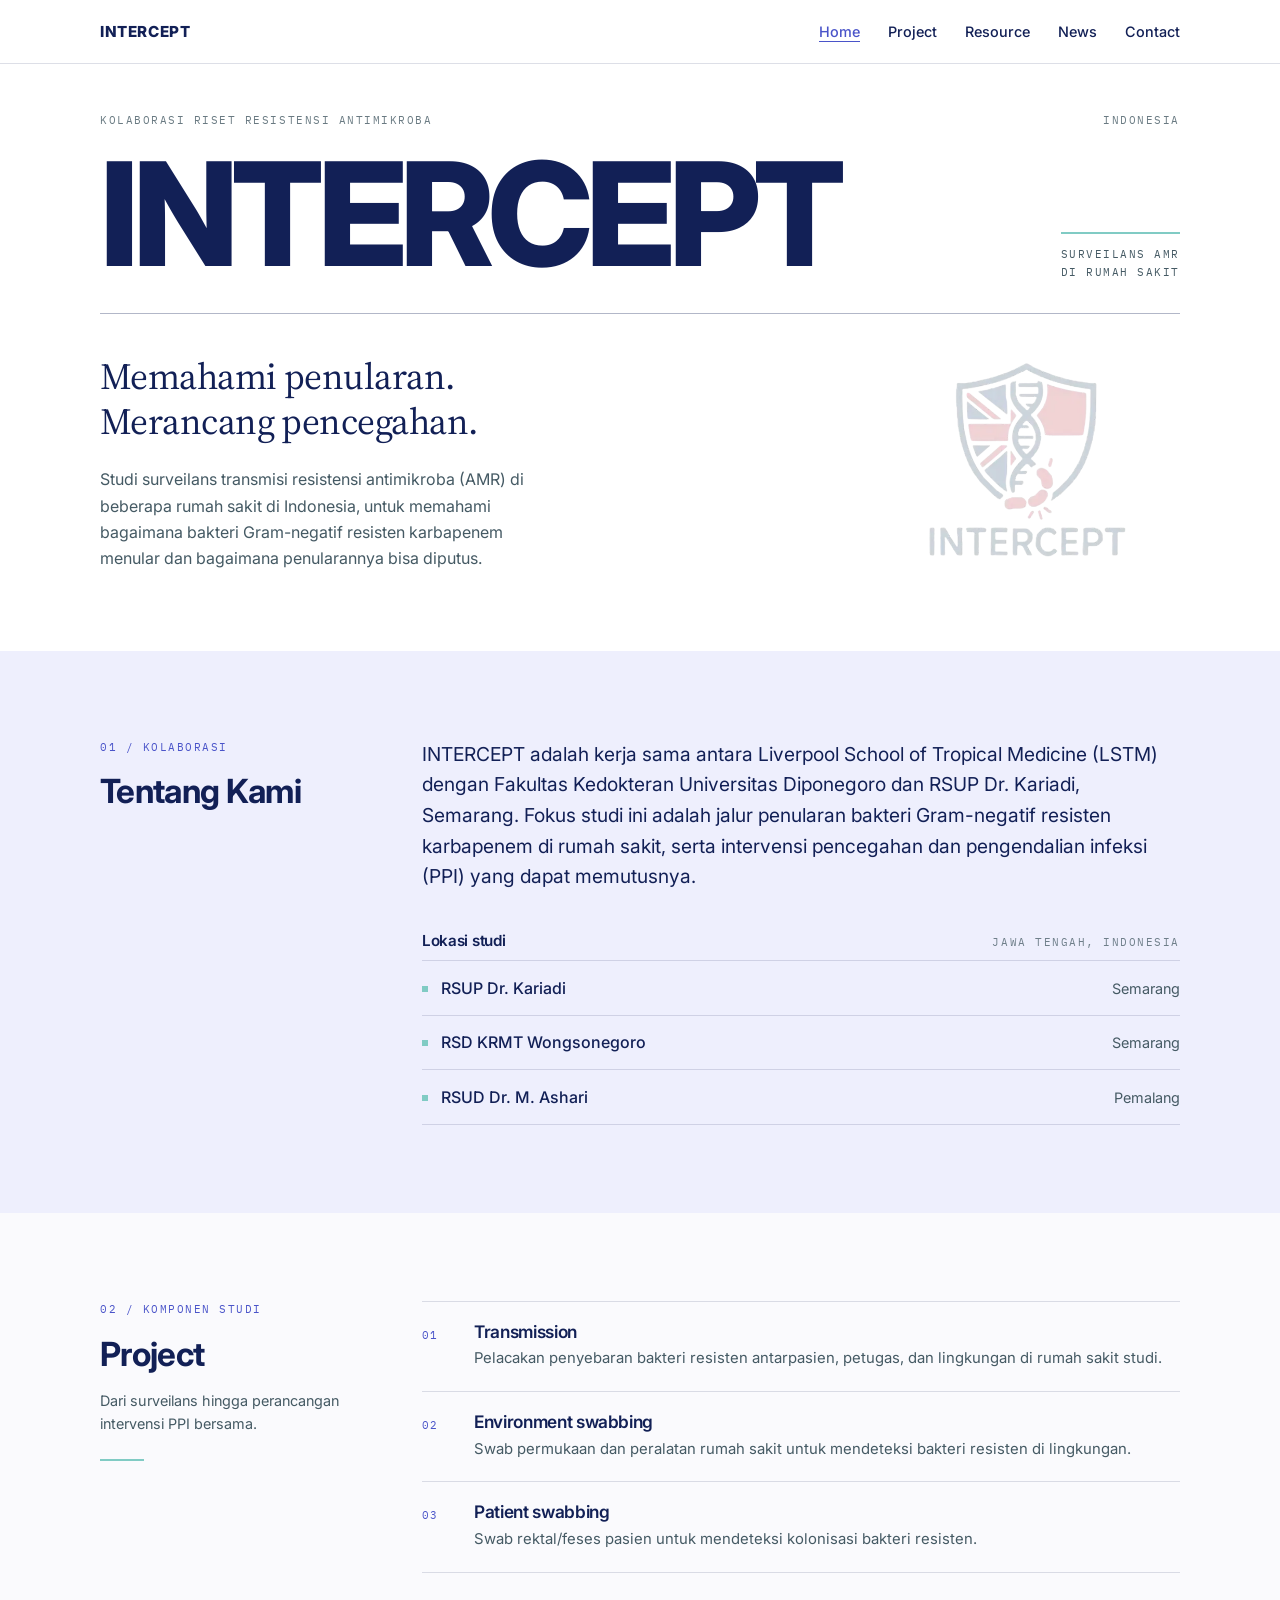
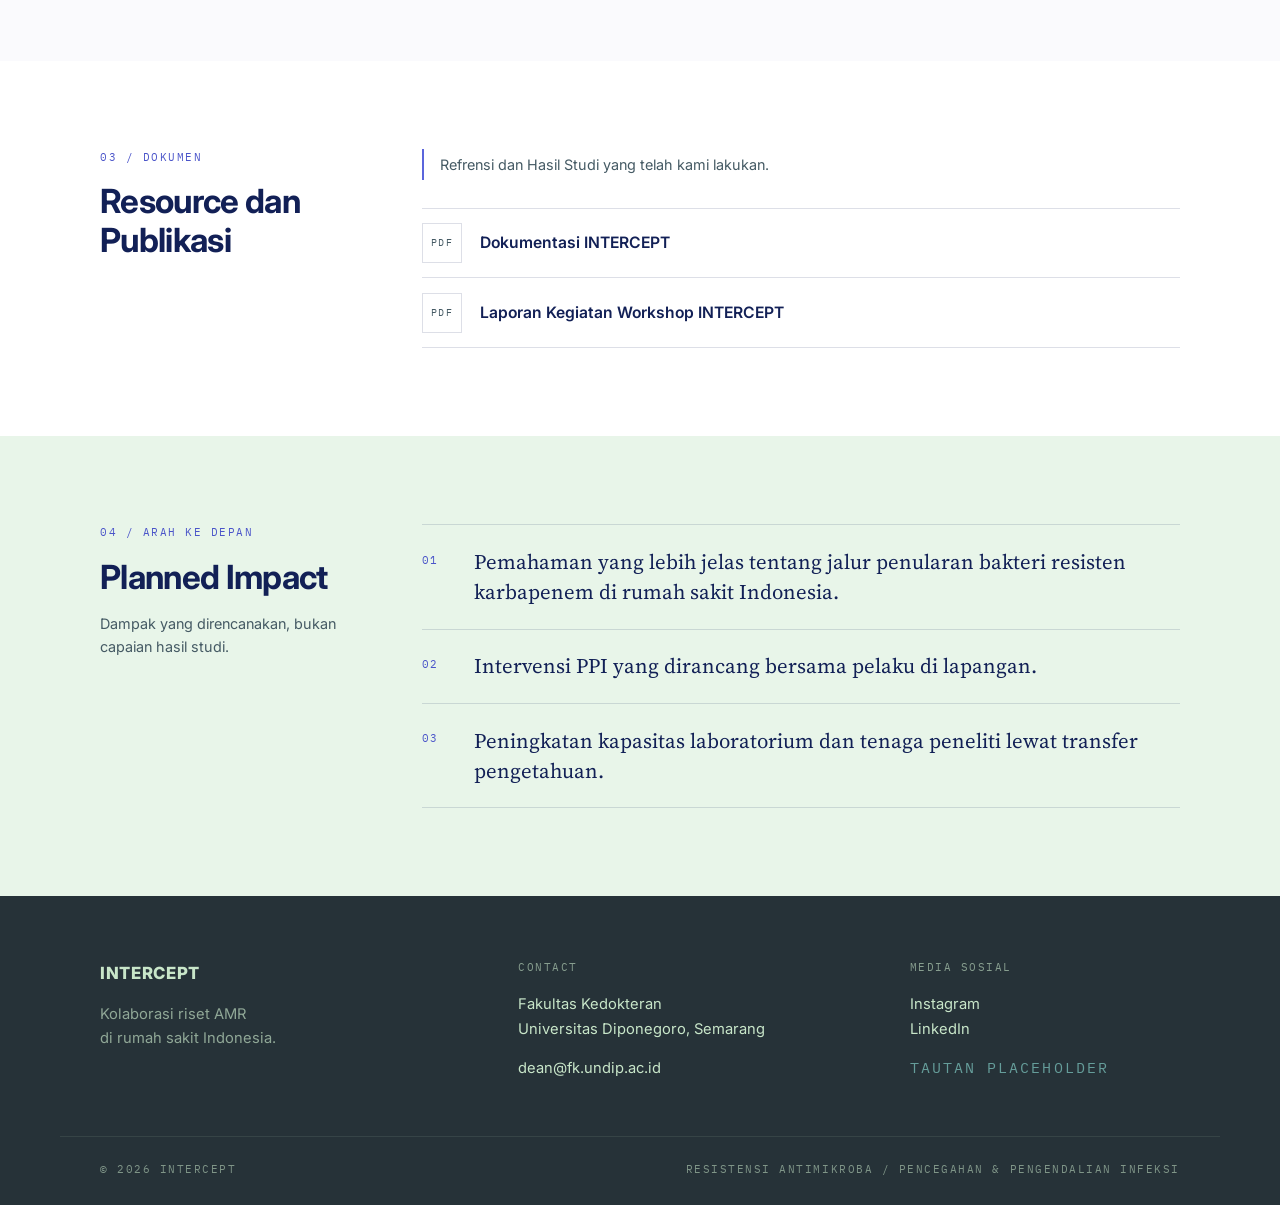
<file: index.html>
<!DOCTYPE html>
<html lang="id">
<head>
  <!-- Bagian head: info untuk browser, tidak tampil di halaman -->
  <meta charset="UTF-8">
  <!-- viewport: supaya halaman menyesuaikan lebar layar HP -->
  <meta name="viewport" content="width=device-width, initial-scale=1.0">
  <title>INTERCEPT</title>
  <meta name="description" content="Studi surveilans transmisi resistensi antimikroba (AMR) multi-situs di Indonesia.">

  <!-- Font dari Google Fonts:
       Inter        -> teks dan judul sans
       Source Serif -> judul serif (hero dan planned impact)
       IBM Plex Mono -> label kecil huruf kapital -->
  <link rel="preconnect" href="https://fonts.googleapis.com">
  <link rel="preconnect" href="https://fonts.gstatic.com" crossorigin>
  <link href="https://fonts.googleapis.com/css2?family=IBM+Plex+Mono:wght@400;500&family=Inter:wght@400;500;600;700;800&family=Source+Serif+4:opsz,wght@8..60,400;8..60,600&display=swap" rel="stylesheet">

  <!-- File CSS: warna dan tata letak -->
  <link rel="stylesheet" href="css/style.css">

  <!--Icon-->
  <link rel="icon" href="assets/img/logo.png" type="image/svg+xml">
  <link rel="apple-touch-icon" href="assets/img/logo.png">
</head>
<body>

  <!-- 1. NAV BAR
       Tiap link mengarah ke id section di bawah (tanda #).
       News dibuat halaman sendiri (news.html), jadi tidak ada section kosong di landing page.
       aria-current="page" menandai menu yang sedang aktif (diberi garis bawah lewat CSS). -->
  <header class="site-header">
    <nav class="nav container" aria-label="Menu utama">
      <a href="#home" class="brand">INTERCEPT</a>
      <ul class="nav-links">
        <li><a href="#home" aria-current="page">Home</a></li>
        <li><a href="#project">Project</a></li>
        <li><a href="#resource">Resource</a></li>
        <li><a href="news.html">News</a></li>
        <li><a href="#kontak">Contact</a></li>
      </ul>
    </nav>
  </header>

  <main>

    <!-- 2. HERO
         Baris label kecil, nama besar, lalu dua kolom: teks pembuka dan diagram. -->
    <section id="home" class="hero">
      <div class="container">

        <div class="hero-meta">
          <span>Kolaborasi riset resistensi antimikroba</span>
          <span>Indonesia</span>
        </div>

        <div class="hero-mark">
          <h1 class="wordmark">INTERCEPT</h1>
          <p class="hero-kicker">Surveilans AMR<br>di rumah sakit</p>
        </div>

        <div class="hero-grid">
          <div class="hero-intro">
            <h2 class="display">Memahami penularan.<br>Merancang pencegahan.</h2>
            <p class="lead">
              Studi surveilans transmisi resistensi antimikroba (AMR) di beberapa rumah
              sakit di Indonesia, untuk memahami bagaimana bakteri Gram-negatif resisten
              karbapenem menular dan bagaimana penularannya bisa diputus.
            </p>
          </div>

          <!-- Diagram konseptual. Bingkai dan label dibuat dengan HTML + CSS,
               gambar di tengah dengan SVG supaya tetap tajam di layar apa pun. -->
          <figure class="hero-logo">
          <img data-photo="logo2.webp" alt="Logo INTERCEPT" width="288.5" height="216">
          </figure>
        </div>

      </div>
    </section>

    <!-- 3. TENTANG KAMI
         Dua kolom: judul di kiri, isi di kanan. Di HP keduanya bertumpuk.
         Foto ditaruh di assets/photo/ dan dipanggil lewat data-photo. -->
    <section id="profil" class="section section-lavender">
      <div class="container grid-2col">

        <div class="col-label">
          <p class="index-label">01 / Kolaborasi</p>
          <h2>Tentang Kami</h2>
        </div>

        <div class="col-content">
          <p class="big-text">
            INTERCEPT adalah kerja sama antara Liverpool School of Tropical Medicine (LSTM)
            dengan Fakultas Kedokteran Universitas Diponegoro dan RSUP Dr. Kariadi, Semarang.
            Fokus studi ini adalah jalur penularan bakteri Gram-negatif resisten karbapenem
            di rumah sakit, serta intervensi pencegahan dan pengendalian infeksi (PPI)
            yang dapat memutusnya.
          </p>

          <div class="table-head">
            <h3>Lokasi studi</h3>
            <span class="meta-label">Jawa Tengah, Indonesia</span>
          </div>
          <ul class="site-list">
            <li><span class="site-name">RSUP Dr. Kariadi</span><span class="site-city">Semarang</span></li>
            <li><span class="site-name">RSD KRMT Wongsonegoro</span><span class="site-city">Semarang</span></li>
            <li><span class="site-name">RSUD Dr. M. Ashari</span><span class="site-city">Pemalang</span></li>
          </ul>

          <!-- Contoh foto (aktifkan kalau file sudah ada di assets/photo/):
          <img data-photo="kegiatan-1.webp" alt="Kegiatan lapangan INTERCEPT" class="content-photo">
          -->
        </div>

      </div>
    </section>

    <!-- 4. PROJECT / KOMPONEN STUDI
         Daftar bernomor, bukan kartu. Nomor 01, 02, dst. ditulis manual.
         Nanti bisa dibuat dari data/project.json lewat JavaScript. -->
    <section id="project" class="section">
      <div class="container grid-2col">

        <div class="col-label">
          <p class="index-label">02 / Komponen studi</p>
          <h2>Project</h2>
          <p class="note">Dari surveilans hingga perancangan intervensi PPI bersama.</p>
          <span class="rule" aria-hidden="true"></span>
        </div>

        <div class="col-content">
          <ol class="item-list">
            <li>
              <span class="item-num">01</span>
              <div>
                <h3>Transmission</h3>
                <p>Pelacakan penyebaran bakteri resisten antarpasien, petugas, dan lingkungan di rumah sakit studi.</p>
              </div>
            </li>
            <li>
              <span class="item-num">02</span>
              <div>
                <h3>Environment swabbing</h3>
                <p>Swab permukaan dan peralatan rumah sakit untuk mendeteksi bakteri resisten di lingkungan.</p>
              </div>
            </li>
            <li>
              <span class="item-num">03</span>
              <div>
                <h3>Patient swabbing</h3>
                <p>Swab rektal/feses pasien untuk mendeteksi kolonisasi bakteri resisten.</p>
              </div>
            </li>
          </ol>
        </div>

      </div>
    </section>

    <!-- 5. RESOURCE / PUBLIKASI
         File PDF ditaruh di assets/file/ dan dipanggil lewat data-file (tulis nama file saja).
         Link luar tetap pakai href biasa.
         Blok .notice dan tanda "Placeholder" dipakai selama isinya masih contoh.
         Hapus keduanya kalau daftar sudah berisi dokumen asli. -->
    <section id="resource" class="section section-white">
      <div class="container grid-2col">

        <div class="col-label">
          <p class="index-label">03 / Dokumen</p>
          <h2>Resource dan Publikasi</h2>
        </div>

        <div class="col-content">
          <p class="notice">
            Refrensi dan Hasil Studi yang telah kami lakukan.
          </p>

          <ul class="resource-list">
            <li>
              <a data-file="Dokumentasi_Intercept.pdf" class="resource-item">
                <span class="resource-type">PDF</span>
                <span class="resource-text">
                  <span class="resource-title">Dokumentasi INTERCEPT</span>
                </span>
              </a>
            </li>
            <li>
              <a data-file="Laporan_Kegiatan_FGD_Workshop_INTERCEPT.pdf" class="resource-item">
                <span class="resource-type">PDF</span>
                <span class="resource-text">
                  <span class="resource-title">Laporan Kegiatan Workshop INTERCEPT</span>
                </span>
              </a>
            </li>
            <!--
            <li>
              <a href="https://example.org" target="_blank" rel="noopener" class="resource-item">
                <span class="resource-type">URL</span>
                <span class="resource-text">
                  <span class="resource-title">Judul paper atau dataset</span>
                  <span class="resource-path">https://example.org</span>
                </span>
                <span class="resource-tag">Placeholder</span>
              </a>
            </li>
            -->
          </ul>
        </div>

      </div>
    </section>

    <!-- 6. PLANNED IMPACT
         Teks di bawah ini draf, sesuaikan dengan versi resmi. -->
    <section id="impact" class="section section-mint">
      <div class="container grid-2col">

        <div class="col-label">
          <p class="index-label">04 / Arah ke depan</p>
          <h2>Planned Impact</h2>
          <p class="note">Dampak yang direncanakan, bukan capaian hasil studi.</p>
        </div>

        <div class="col-content">
          <ol class="impact-list">
            <li>
              <span class="item-num">01</span>
              <p>Pemahaman yang lebih jelas tentang jalur penularan bakteri resisten karbapenem di rumah sakit Indonesia.</p>
            </li>
            <li>
              <span class="item-num">02</span>
              <p>Intervensi PPI yang dirancang bersama pelaku di lapangan.</p>
            </li>
            <li>
              <span class="item-num">03</span>
              <p>Peningkatan kapasitas laboratorium dan tenaga peneliti lewat transfer pengetahuan.</p>
            </li>
          </ol>
        </div>

      </div>
    </section>

  </main>

  <!-- 7. FOOTER
       Kontak, institusi, sosial media, logo mitra. Isi di bawah masih placeholder. -->
  <footer id="kontak" class="site-footer">
    <div class="container footer-grid">

      <div>
        <a href="#home" class="brand brand-light">INTERCEPT</a>
        <p class="footer-note">Kolaborasi riset AMR<br>di rumah sakit Indonesia.</p>
      </div>

      <div>
        <h2>Contact</h2>
        <p>Fakultas Kedokteran<br>Universitas Diponegoro, Semarang</p>
        <p class="footer-mail">
          <a href="dean@fk.undip.ac.id">dean@fk.undip.ac.id</a>
        </p>
      </div>

      <div>
        <h2>Media sosial</h2>
        <p>
          <a href="#">Instagram</a><br>
          <a href="#">LinkedIn</a>
        </p>
        <p class="footer-tag footer-tag-plain">Tautan placeholder</p>
      </div>

    </div>

    <!-- Logo mitra:
    <div class="container partner-logos">
      <img data-photo="logo-lstm.webp" alt="Logo LSTM">
      <img data-photo="logo-undip.webp" alt="Logo Undip">
    </div>
    -->

    <div class="container footer-bottom">
      <span>&copy; 2026 INTERCEPT</span>
      <span>Resistensi antimikroba / Pencegahan &amp; pengendalian infeksi</span>
    </div>
  </footer>

  <!-- JS: mengubah data-photo dan data-file menjadi path assets/photo/... dan assets/file/... -->
  <script src="js/main.js" defer></script>

</body>
</html>
</file>
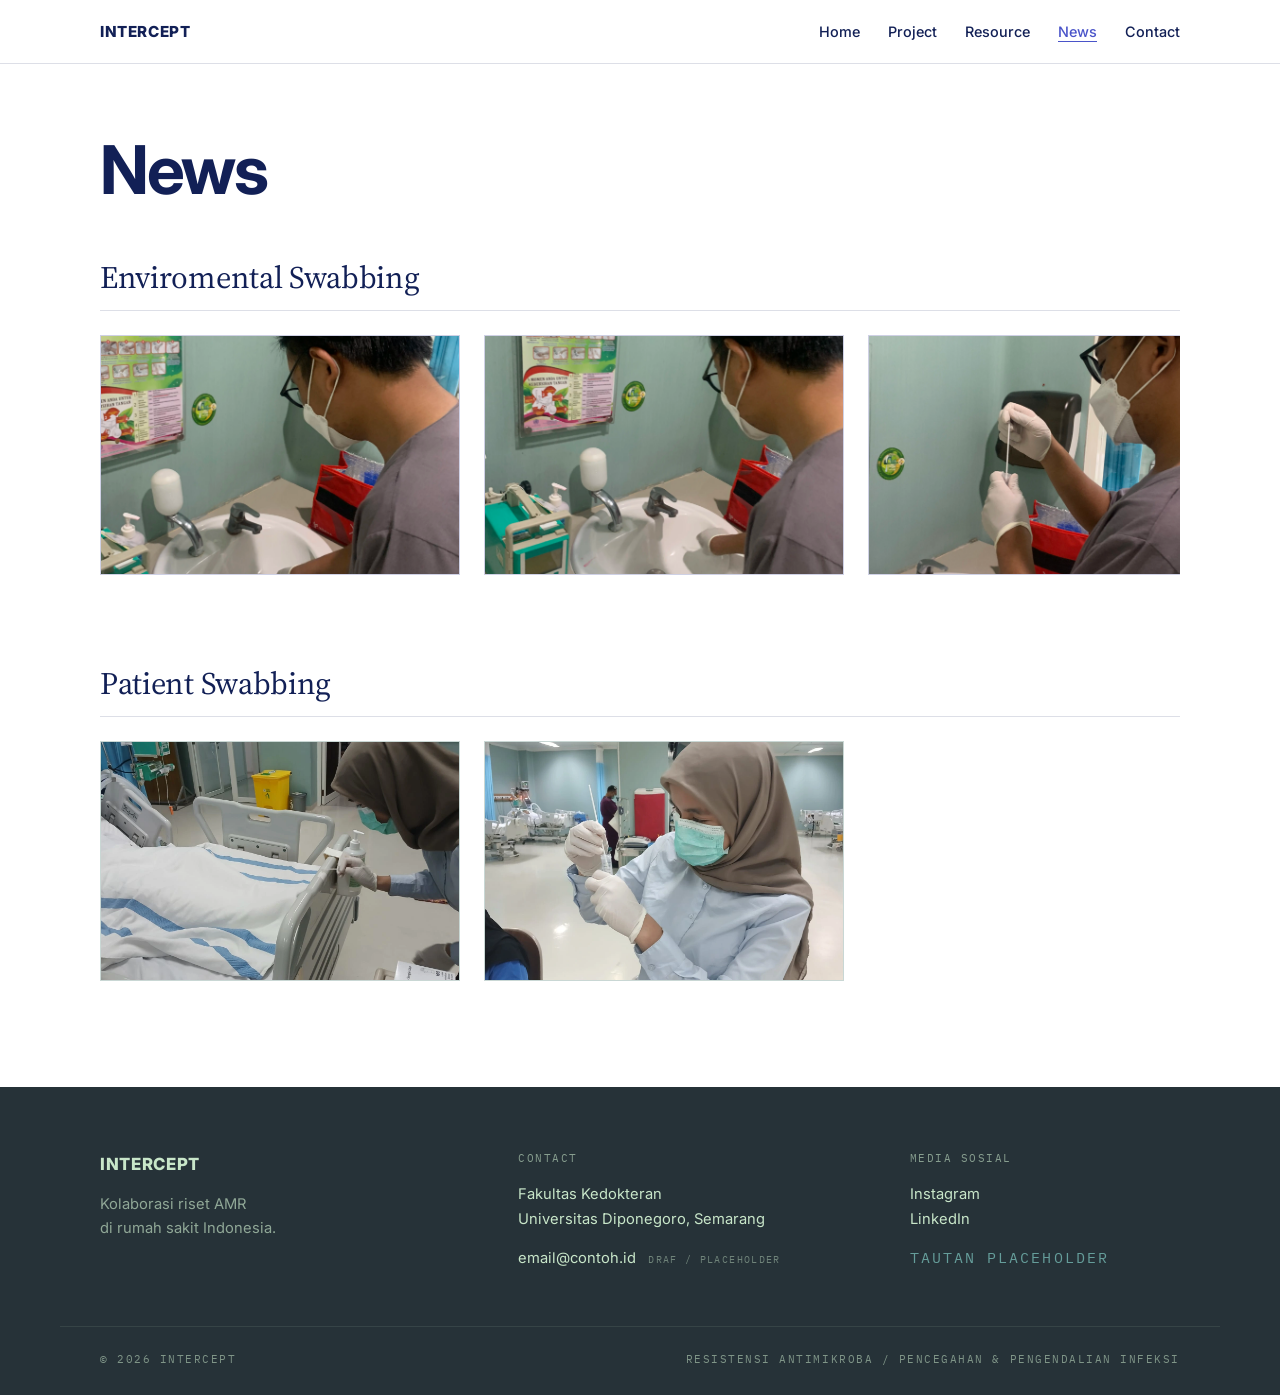
<file: news.html>
<!DOCTYPE html>
<html lang="id">
<head>
  <!-- Bagian head: sama seperti index.html -->
  <meta charset="UTF-8">
  <meta name="viewport" content="width=device-width, initial-scale=1.0">
  <title>News | INTERCEPT</title>
  <meta name="description" content="Dokumentasi kegiatan INTERCEPT.">

  <link rel="preconnect" href="https://fonts.googleapis.com">
  <link rel="preconnect" href="https://fonts.gstatic.com" crossorigin>
  <link href="https://fonts.googleapis.com/css2?family=IBM+Plex+Mono:wght@400;500&family=Inter:wght@400;500;600;700;800&family=Source+Serif+4:opsz,wght@8..60,400;8..60,600&display=swap" rel="stylesheet">

  <link rel="stylesheet" href="css/style.css">
</head>
<body>

  <!-- NAV BAR
       Di halaman ini link ke section landing page harus ditulis lengkap
       (index.html#project), karena #project tidak ada di news.html.
       aria-current="page" menandai menu yang sedang aktif. -->
  <header class="site-header">
    <nav class="nav container" aria-label="Menu utama">
      <a href="index.html" class="brand">INTERCEPT</a>
      <ul class="nav-links">
        <li><a href="index.html">Home</a></li>
        <li><a href="index.html#project">Project</a></li>
        <li><a href="index.html#resource">Resource</a></li>
        <li><a href="news.html" aria-current="page">News</a></li>
        <li><a href="#kontak">Contact</a></li>
      </ul>
    </nav>
  </header>

  <main>
    <section class="section section-white news-page">
      <div class="container">

        <h1 class="page-title">News</h1>

        <!-- Isi bagian ini dibuat oleh js/news.js dari data/news.json.
             Teks "Memuat..." ditimpa begitu data selesai dimuat. -->
        <div id="news-list" class="news-list" aria-live="polite">
          <p class="news-status">Memuat kegiatan...</p>
        </div>

        <!-- Hanya tampil kalau JavaScript dimatikan di browser -->
        <noscript>
          <p class="news-status">Halaman ini memerlukan JavaScript untuk menampilkan daftar kegiatan.</p>
        </noscript>

      </div>
    </section>
  </main>

  <!-- FOOTER (sama dengan index.html, isi masih placeholder) -->
  <footer id="kontak" class="site-footer">
    <div class="container footer-grid">

      <div>
        <a href="index.html" class="brand brand-light">INTERCEPT</a>
        <p class="footer-note">Kolaborasi riset AMR<br>di rumah sakit Indonesia.</p>
      </div>

      <div>
        <h2>Contact</h2>
        <p>Fakultas Kedokteran<br>Universitas Diponegoro, Semarang</p>
        <p class="footer-mail">
          <a href="mailto:email@contoh.id">email@contoh.id</a>
          <span class="footer-tag">Draf / Placeholder</span>
        </p>
      </div>

      <div>
        <h2>Media sosial</h2>
        <p>
          <a href="#">Instagram</a><br>
          <a href="#">LinkedIn</a>
        </p>
        <p class="footer-tag footer-tag-plain">Tautan placeholder</p>
      </div>

    </div>

    <div class="container footer-bottom">
      <span>&copy; 2026 INTERCEPT</span>
      <span>Resistensi antimikroba / Pencegahan &amp; pengendalian infeksi</span>
    </div>
  </footer>

  <!-- URUTAN PENTING: main.js dulu, baru news.js.
       news.js memakai fungsi assetPath() yang ada di main.js.
       Dengan "defer", urutan penulisan di sini yang dipakai. -->
  <script src="js/main.js" defer></script>
  <script src="js/news.js" defer></script>

</body>
</html>
</file>
<file: css/style.css>
/* ==========================================================
   INTERCEPT — gaya editorial
   Garis tipis, banyak ruang kosong, tanpa bayangan dan sudut membulat.
   Tiga jenis huruf: sans untuk teks, serif untuk judul besar,
   mono huruf kapital untuk label kecil.
   ========================================================== */

:root {
  /* --- Biru --- */
  --navy:        #122056;  /* judul, nama situs, teks tebal */
  --biru:        #5B65DC;  /* palang diagram, garis aksen besar */
  --biru-teks:   #4A54C9;  /* versi lebih gelap dari --biru, khusus label kecil
                              agar tetap terbaca di latar terang */
  --lavender:    #EEEFFD;  /* latar section Tentang Kami */
  --latar:       #FAFAFD;  /* latar halaman */
  --putih:       #FFFFFF;

  /* --- Hijau --- */
  --mint:        #E8F5E9;  /* latar section Planned Impact */
  --hijau-muda:  #C8E6C9;  /* teks di footer */
  --teal:        #80CBC4;  /* garis dan titik dekoratif, jangan untuk teks di latar terang */
  --slate:       #455A64;  /* paragraf */
  --gelap:       #263238;  /* latar footer */

  /* --- Garis --- */
  --garis:       rgba(18, 32, 86, 0.14);   /* garis tipis di latar terang */
  --garis-tebal: rgba(18, 32, 86, 0.32);   /* garis pembatas utama */
  --garis-gelap: rgba(200, 230, 201, 0.18);/* garis di footer */

  /* --- Ukuran --- */
  --lebar-maks:  1160px;
  --gutter:      2.5rem;

  /* --- Huruf --- */
  --sans:  "Inter", system-ui, -apple-system, "Segoe UI", Roboto, Arial, sans-serif;
  --serif: "Source Serif 4", Georgia, "Times New Roman", serif;
  --mono:  "IBM Plex Mono", ui-monospace, "SFMono-Regular", Consolas, monospace;
}

/* ---------- Reset dan dasar ---------- */
*, *::before, *::after { box-sizing: border-box; }

html {
  scroll-behavior: smooth;        /* klik menu navbar meluncur halus */
  scroll-padding-top: 90px;       /* supaya judul tidak tertutup navbar yang menempel */
}

body {
  margin: 0;
  font-family: var(--sans);
  font-size: 1rem;
  line-height: 1.65;
  color: var(--slate);
  background: var(--latar);
  -webkit-font-smoothing: antialiased;
}

h1, h2, h3 {
  color: var(--navy);
  margin: 0;
  line-height: 1.15;
  letter-spacing: -0.02em;
}

p { margin: 0 0 1em; }
p:last-child { margin-bottom: 0; }

a { color: var(--biru-teks); }

img { max-width: 100%; height: auto; display: block; }

ul, ol { list-style: none; margin: 0; padding: 0; }

/* Pembungkus isi agar lebar konten tidak melebihi batas */
.container {
  width: 100%;
  max-width: var(--lebar-maks);
  margin: 0 auto;
  padding: 0 var(--gutter);
}

/* ==========================================================
   LABEL KECIL (mono, huruf kapital)
   Dipakai di banyak tempat: meta hero, nomor section, tag.
   ========================================================== */
.index-label,
.meta-label,
.hero-meta,
.diagram-meta,
.diagram-foot,
.resource-type,
.resource-tag,
.footer-tag,
.footer-bottom,
.site-footer h2 {
  font-family: var(--mono);
  font-size: 0.68rem;
  font-weight: 400;
  letter-spacing: 0.14em;
  text-transform: uppercase;
  line-height: 1.5;
}

.index-label {
  margin: 0 0 1.1rem;
  color: var(--biru-teks);
}

.meta-label { color: var(--slate); opacity: 0.75; }

/* ==========================================================
   NAV BAR
   ========================================================== */
.site-header {
  position: sticky;               /* menempel di atas saat halaman di-scroll */
  top: 0;
  z-index: 20;
  background: rgba(255, 255, 255, 0.92);
  backdrop-filter: blur(8px);
  -webkit-backdrop-filter: blur(8px);
  border-bottom: 1px solid var(--garis);
}

.nav {
  display: flex;
  flex-wrap: wrap;                /* di layar sempit, menu turun ke bawah nama situs */
  align-items: center;
  justify-content: space-between;
  gap: 0.5rem 2rem;
  padding-top: 1.15rem;
  padding-bottom: 1.15rem;
}

.brand {
  font-weight: 800;
  font-size: 0.95rem;
  letter-spacing: 0.04em;
  color: var(--navy);
  text-decoration: none;
}

.nav-links {
  display: flex;
  flex-wrap: wrap;
  gap: 1.75rem;
}

.nav-links a {
  position: relative;
  padding-bottom: 2px;
  color: var(--navy);
  font-size: 0.9rem;
  font-weight: 500;
  text-decoration: none;
}

/* Garis bawah muncul saat disentuh kursor, dan tetap ada di menu aktif */
.nav-links a::after {
  content: "";
  position: absolute;
  left: 0; right: 0; bottom: 0;
  height: 1.5px;
  background: var(--biru-teks);
  transform: scaleX(0);
  transition: transform 0.18s ease;
}
.nav-links a:hover::after,
.nav-links a:focus-visible::after,
.nav-links a[aria-current="page"]::after { transform: scaleX(1); }
.nav-links a[aria-current="page"] { color: var(--biru-teks); }

/* ==========================================================
   HERO
   ========================================================== */
.hero {
  background: var(--putih);
  padding: 3rem 0 4.5rem;
}

.hero-meta {
  display: flex;
  justify-content: space-between;
  gap: 1rem;
  color: var(--slate);
  opacity: 0.8;
}

/* Nama besar + keterangan kecil di kanannya */
.hero-mark {
  display: flex;
  align-items: flex-end;
  justify-content: space-between;
  gap: 1.5rem 2rem;
  flex-wrap: wrap;
  margin-top: 1.25rem;
}

.wordmark {
  font-size: clamp(3.2rem, 13vw, 9rem);
  font-weight: 800;
  letter-spacing: -0.045em;
  line-height: 0.92;
  color: var(--navy);
}

.hero-kicker {
  margin: 0 0 0.75rem;
  padding-top: 0.75rem;
  border-top: 2px solid var(--teal);
  font-family: var(--mono);
  font-size: 0.68rem;
  letter-spacing: 0.14em;
  text-transform: uppercase;
  line-height: 1.6;
  color: var(--slate);
}

/* Dua kolom: teks pembuka dan diagram */
.hero-grid {
  display: grid;
  grid-template-columns: minmax(0, 1fr) minmax(0, 1fr);
  gap: 2.5rem var(--gutter);
  align-items: start;
  margin-top: 2rem;
  padding-top: 2.5rem;
  border-top: 1px solid var(--garis-tebal);
}

.display {
  font-family: var(--serif);
  font-size: clamp(1.6rem, 3.1vw, 2.3rem);
  font-weight: 400;
  line-height: 1.22;
  letter-spacing: -0.015em;
  margin-bottom: 1.4rem;
}

.lead { max-width: 44ch; }

/* ---------- Logo di hero ---------- */
.hero-logo {
  margin: 0;
  display: flex;
  justify-content:end;
}

.hero-logo img {
  width: 70%;
  max-width: 300px;
  height: auto;
}

/* ---------- Diagram ---------- */
.diagram { margin: 0; }

.diagram-box {
  background: var(--mint);
  padding: 1.5rem 1.5rem 1.25rem;
}

.diagram-meta {
  display: flex;
  justify-content: space-between;
  gap: 1rem;
  color: var(--slate);
  opacity: 0.8;
}

.diagram-svg {
  width: 100%;
  height: auto;
  margin: 0.5rem 0;
}

.diagram-foot {
  margin: 0;
  color: var(--slate);
  opacity: 0.8;
}

.diagram figcaption {
  margin-top: 0.75rem;
  font-family: var(--mono);
  font-size: 0.66rem;
  letter-spacing: 0.06em;
  color: var(--slate);
  opacity: 0.75;
}

/* ==========================================================
   SECTION UMUM — dua kolom: judul di kiri, isi di kanan
   ========================================================== */
.section { padding: clamp(3.5rem, 7vw, 5.5rem) 0; }
.section-lavender { background: var(--lavender); }
.section-mint     { background: var(--mint); }
.section-white    { background: var(--putih); }

.grid-2col {
  display: grid;
  grid-template-columns: minmax(0, 250px) minmax(0, 1fr);
  gap: 2rem 4.5rem;
  align-items: start;
}

.col-label h2 {
  font-size: clamp(1.7rem, 2.6vw, 2.2rem);
  font-weight: 700;
}

.col-label .note {
  margin-top: 1rem;
  font-size: 0.9rem;
  line-height: 1.6;
}

/* Garis pendek teal sebagai penutup kolom kiri */
.col-label .rule {
  display: block;
  width: 44px;
  height: 2px;
  margin-top: 1.5rem;
  background: var(--teal);
}

.big-text {
  font-size: clamp(1.05rem, 1.5vw, 1.2rem);
  line-height: 1.6;
  color: var(--navy);
  max-width: 62ch;
}

.content-photo { margin-top: 2rem; }

/* ---------- Tabel lokasi studi ---------- */
.table-head {
  display: flex;
  align-items: baseline;
  justify-content: space-between;
  gap: 1rem;
  margin-top: 2.5rem;
  padding-bottom: 0.6rem;
}

.table-head h3 { font-size: 0.95rem; font-weight: 600; }

.site-list li {
  display: flex;
  align-items: baseline;
  justify-content: space-between;
  gap: 1rem;
  padding: 0.85rem 0;
  border-top: 1px solid var(--garis);
}
.site-list li:last-child { border-bottom: 1px solid var(--garis); }

/* Kotak kecil teal sebagai penanda di depan nama rumah sakit */
.site-name {
  display: flex;
  align-items: baseline;
  gap: 0.8rem;
  color: var(--navy);
  font-weight: 500;
}
.site-name::before {
  content: "";
  flex: none;
  width: 6px;
  height: 6px;
  background: var(--teal);
  transform: translateY(-2px);
}

.site-city { font-size: 0.9rem; white-space: nowrap; }

/* ---------- Daftar bernomor (Project) ---------- */
.item-list li {
  display: grid;
  grid-template-columns: 2.75rem minmax(0, 1fr);
  gap: 0 0.5rem;
  padding: 1.25rem 0;
  border-top: 1px solid var(--garis);
}
.item-list li:last-child { border-bottom: 1px solid var(--garis); }

.item-num {
  font-family: var(--mono);
  font-size: 0.68rem;
  letter-spacing: 0.1em;
  color: var(--biru-teks);
  padding-top: 0.3rem;
}

.item-list h3 {
  font-size: 1.08rem;
  font-weight: 600;
  margin-bottom: 0.35rem;
}

.item-list p { font-size: 0.93rem; line-height: 1.6; }

/* ---------- Resource ---------- */
/* Blok peringatan bahwa isinya masih draf */
.notice {
  margin-bottom: 1.75rem;
  padding: 0.25rem 0 0.25rem 1rem;
  border-left: 2px solid var(--biru);
  font-size: 0.9rem;
  line-height: 1.6;
}

.resource-item {
  display: grid;
  grid-template-columns: 2.5rem minmax(0, 1fr) auto;
  align-items: center;
  gap: 1.1rem;
  padding: 0.9rem 0;
  border-top: 1px solid var(--garis);
  color: var(--navy);
  text-decoration: none;
  transition: background 0.18s ease;
}
.resource-list li:last-child .resource-item { border-bottom: 1px solid var(--garis); }

.resource-item:hover { background: var(--lavender); }

.resource-type {
  display: grid;
  place-items: center;
  height: 2.5rem;
  border: 1px solid var(--garis);
  color: var(--slate);
  font-size: 0.6rem;
}

.resource-text { display: block; min-width: 0; }

.resource-title {
  display: block;
  font-weight: 600;
  font-size: 0.98rem;
  line-height: 1.4;
}

.resource-path {
  display: block;
  font-family: var(--mono);
  font-size: 0.72rem;
  color: var(--slate);
  opacity: 0.75;
  overflow-wrap: anywhere;
}

.resource-tag {
  color: var(--slate);
  opacity: 0.6;
  font-size: 0.6rem;
  white-space: nowrap;
}

/* ---------- Planned impact ---------- */
.impact-list li {
  display: grid;
  grid-template-columns: 2.75rem minmax(0, 1fr);
  gap: 0 0.5rem;
  padding: 1.35rem 0;
  border-top: 1px solid var(--garis);
}
.impact-list li:last-child { border-bottom: 1px solid var(--garis); }

.impact-list p {
  font-family: var(--serif);
  font-size: clamp(1.1rem, 1.7vw, 1.3rem);
  line-height: 1.45;
  color: var(--navy);
}

/* ==========================================================
   FOOTER
   ========================================================== */
.site-footer {
  background: var(--gelap);
  color: var(--hijau-muda);
  padding: 4rem 0 0;
}

.footer-grid {
  display: grid;
  grid-template-columns: 1.4fr 1.3fr 1fr;
  gap: 2.5rem;
  padding-bottom: 3.5rem;
}

.site-footer h2 {
  margin-bottom: 1rem;
  color: var(--hijau-muda);
  opacity: 0.6;
  font-size: 0.66rem;
  font-weight: 400;
}

.site-footer p { font-size: 0.92rem; line-height: 1.65; }

.site-footer a { color: var(--hijau-muda); text-decoration: none; }
.site-footer a:hover { color: var(--putih); text-decoration: underline; }

.brand-light { color: var(--putih); font-size: 1.05rem; }
.site-footer .brand-light:hover { color: var(--putih); text-decoration: none; }

.footer-note {
  margin-top: 0.85rem;
  font-size: 0.82rem;
  opacity: 0.65;
}

.footer-mail {
  display: flex;
  flex-wrap: wrap;
  align-items: baseline;
  gap: 0.75rem;
  margin-top: 0.85rem;
}

.footer-tag {
  color: var(--hijau-muda);
  opacity: 0.45;
  font-size: 0.6rem;
}
.footer-tag-plain { margin-top: 0.85rem; color: var(--teal); opacity: 0.7; }

.partner-logos {
  display: flex;
  flex-wrap: wrap;
  align-items: center;
  gap: 2.5rem;
  padding-bottom: 3rem;
}
.partner-logos img { height: 40px; width: auto; opacity: 0.85; }

.footer-bottom {
  display: flex;
  flex-wrap: wrap;
  justify-content: space-between;
  gap: 0.5rem 1.5rem;
  padding-top: 1.5rem;
  padding-bottom: 1.75rem;
  border-top: 1px solid var(--garis-gelap);
  color: var(--hijau-muda);
  opacity: 0.55;
}

/* ==========================================================
   AKSESIBILITAS
   ========================================================== */
a:focus-visible {
  outline: 2px solid var(--biru-teks);
  outline-offset: 3px;
}
.site-footer a:focus-visible { outline-color: var(--teal); }

/* Kalau pengguna mematikan animasi di perangkatnya, efek gerak dimatikan */
@media (prefers-reduced-motion: reduce) {
  html { scroll-behavior: auto; }
  * { transition: none !important; }
}

/* ==========================================================
   LAYAR KECIL
   ========================================================== */

/* Tablet: dua kolom jadi satu kolom */
@media (max-width: 900px) {
  :root { --gutter: 1.75rem; }
  .grid-2col { grid-template-columns: 1fr; gap: 1.75rem; }
  .hero-grid { grid-template-columns: 1fr; }
  /* Batasi lebar diagram, kalau tidak teks di dalam SVG ikut membesar */
  .diagram { max-width: 520px; }
  .footer-grid { grid-template-columns: 1fr 1fr; }
  .footer-grid > div:first-child { grid-column: 1 / -1; }
}

/* HP */
@media (max-width: 620px) {
  :root { --gutter: 1.25rem; }

  .nav { justify-content: flex-start; gap: 0.75rem 1.25rem; }
  .nav-links { gap: 1.1rem; }
  .nav-links a { font-size: 0.85rem; }

  .hero { padding: 2rem 0 3rem; }
  .hero-meta span:last-child { display: none; }   /* sembunyikan "Indonesia" agar tidak berdesakan */
  .hero-mark { align-items: flex-start; }
  .hero-kicker { margin-bottom: 0; }

  .item-list li,
  .impact-list li { grid-template-columns: 2.25rem minmax(0, 1fr); }

  .resource-item { grid-template-columns: 2.25rem minmax(0, 1fr); row-gap: 0.4rem; }
  .resource-tag { grid-column: 2; }

  .footer-grid { grid-template-columns: 1fr; }

  /* Beri ruang lebih lebar untuk diagram agar label di dalamnya tetap terbaca */
  .diagram-box { padding: 1.1rem 0.9rem 1rem; }
}

/* ==========================================================
   HALAMAN NEWS (news.html)
   Satu blok per kegiatan: judul serif, garis tipis, lalu deretan foto
   yang digeser menyamping. Foto di tepi kanan sengaja terpotong
   sebagai tanda bahwa deretannya masih bisa digeser.
   ========================================================== */
.news-page { padding-top: clamp(3rem, 6vw, 4.5rem); }

.page-title {
  font-size: clamp(2.8rem, 7vw, 4.2rem);
  font-weight: 700;
  letter-spacing: -0.035em;
  line-height: 1;
  margin-bottom: clamp(2.5rem, 5vw, 3.5rem);
}

.news-list {
  display: grid;
  /* minmax(0, 1fr) wajib: tanpa ini kolom grid melebar mengikuti isinya
     (deretan foto), halaman ikut melebar, dan foto tidak jadi bisa digeser. */
  grid-template-columns: minmax(0, 1fr);
  gap: clamp(3rem, 6vw, 4.5rem);
}

.news-title {
  font-family: var(--serif);
  font-size: clamp(1.5rem, 2.6vw, 1.95rem);
  font-weight: 400;
  letter-spacing: -0.01em;
  line-height: 1.2;
  margin-bottom: 1.5rem;
  padding-bottom: 0.85rem;
  border-bottom: 1px solid var(--garis);
}

.news-status { font-size: 0.95rem; }

/* ---------- Deretan foto yang bisa digeser ---------- */
.gallery {
  display: flex;
  gap: 1.5rem;
  overflow-x: auto;                 /* geser menyamping saat isinya melebihi lebar */
  scroll-snap-type: x proximity;    /* foto "menempel" rapi di tepi kiri setelah digeser */
  padding-bottom: 1.1rem;           /* jarak antara foto dan garis penanda geser */
}

/* Scrollbar dibuat jadi garis tipis: jalur abu-abu, bagian biru = posisi geser.
   Chrome, Edge, dan Safari memakai ::-webkit-scrollbar */
.gallery::-webkit-scrollbar { height: 2px; }
.gallery::-webkit-scrollbar-track { background: rgba(18, 32, 86, 0.16); }
.gallery::-webkit-scrollbar-thumb { background: var(--biru); }

/* Firefox memakai properti standar. Dibungkus @supports supaya tidak
   menimpa gaya di atas pada browser yang mengenali ::-webkit-scrollbar. */
@supports not selector(::-webkit-scrollbar) {
  .gallery {
    scrollbar-width: thin;
    scrollbar-color: var(--biru) rgba(18, 32, 86, 0.16);
  }
}

.gallery:focus-visible {
  outline: 2px solid var(--biru-teks);
  outline-offset: 4px;
}

.photo-card {
  flex: 0 0 min(360px, 78vw);       /* lebar 360px, atau 78% layar di HP */
  aspect-ratio: 3 / 2;              /* tinggi dikunci supaya halaman tidak melompat saat foto dimuat */
  margin: 0;
  position: relative;
  scroll-snap-align: start;
  border: 1px solid var(--garis);
  background: var(--lavender);
}

.photo-card img {
  width: 100%;
  height: 100%;
  object-fit: cover;                /* foto memenuhi kotak, bagian lebih dipotong */
}

/* ---------- Kotak pengganti saat foto belum ada ---------- */
.photo-placeholder {
  position: relative;
  width: 100%;
  height: 100%;
  display: grid;
  place-items: center;
  background: var(--lavender);
  color: var(--slate);
}

/* Warna latar bergantian: kegiatan ganjil lavender, genap mint */
.news-group:nth-child(even) .photo-card,
.news-group:nth-child(even) .photo-placeholder { background: var(--mint); }

.photo-placeholder-icon { opacity: 0.55; }

.photo-placeholder-label {
  position: absolute;
  left: 1.1rem;
  bottom: 0.9rem;
  font-family: var(--mono);
  font-size: 0.68rem;
  letter-spacing: 0.04em;
  opacity: 0.85;
}

@media (max-width: 620px) {
  .gallery { gap: 1rem; }
}
</file>
